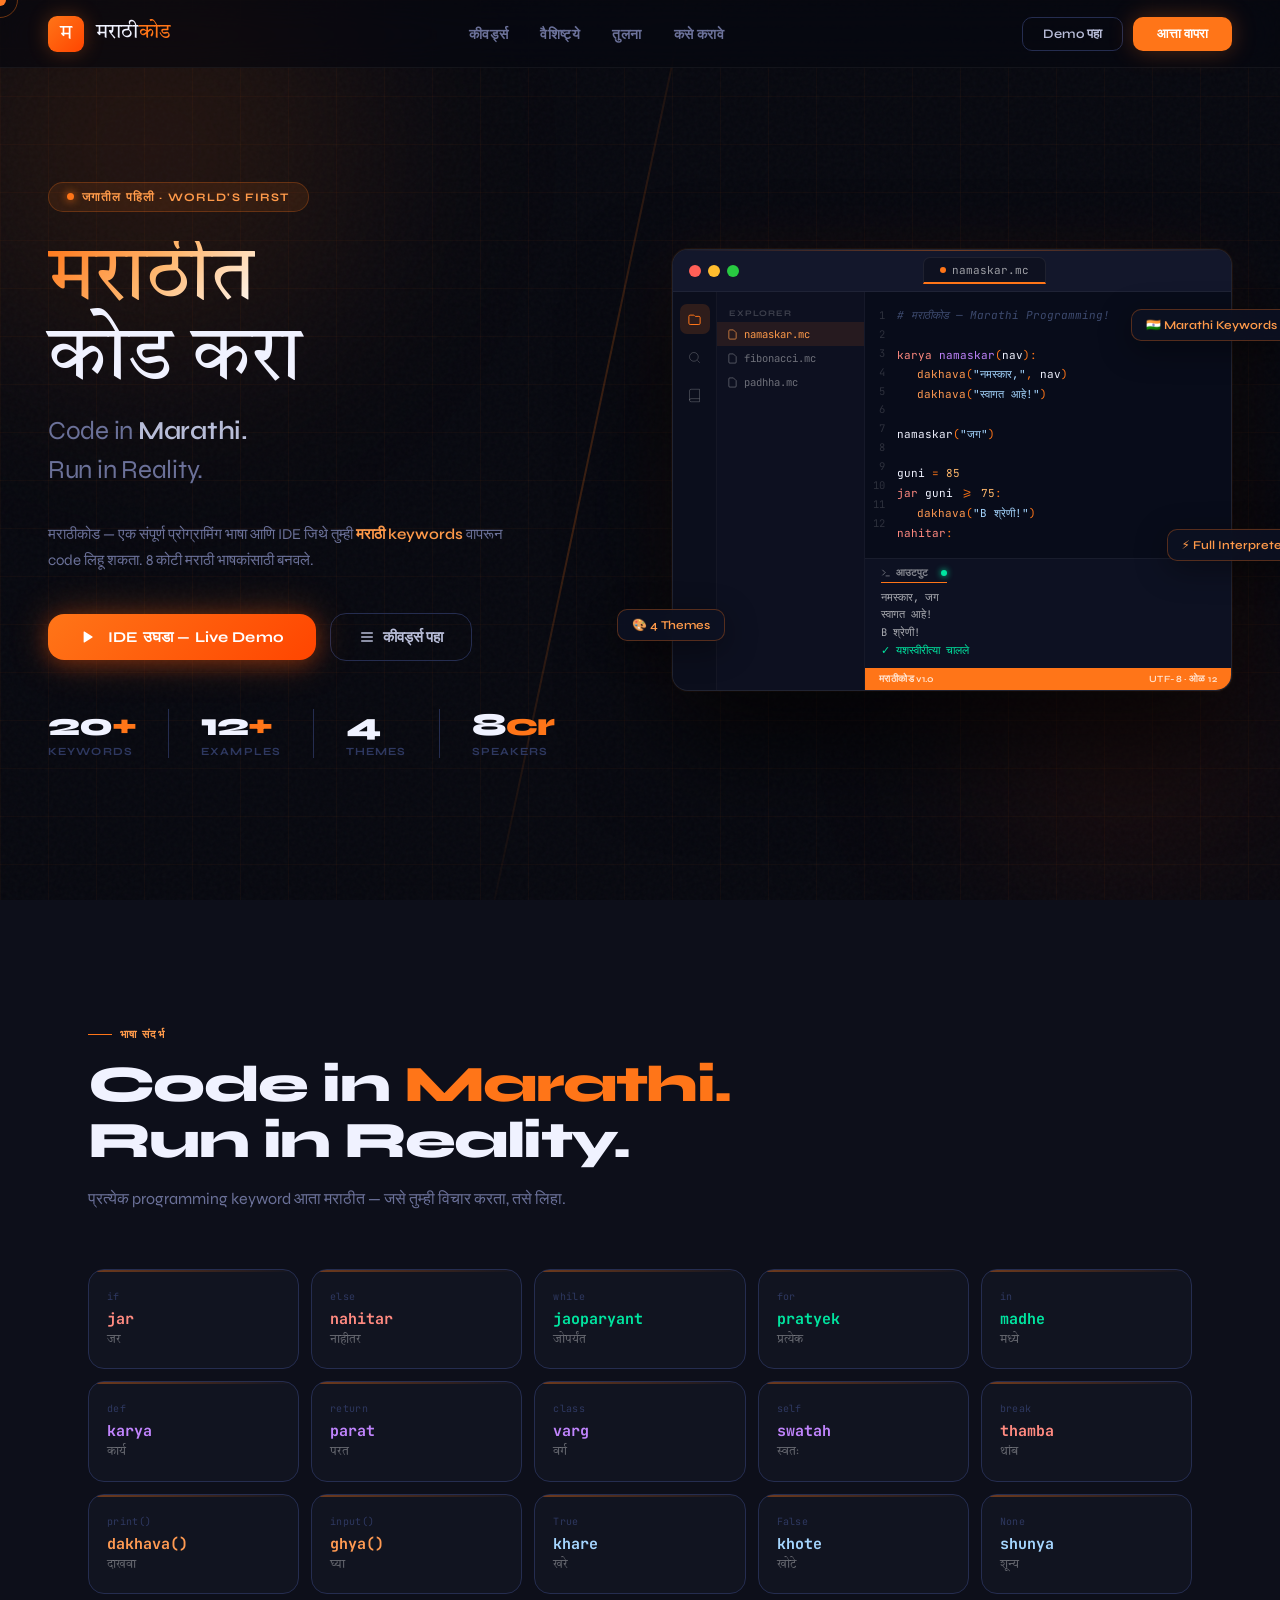
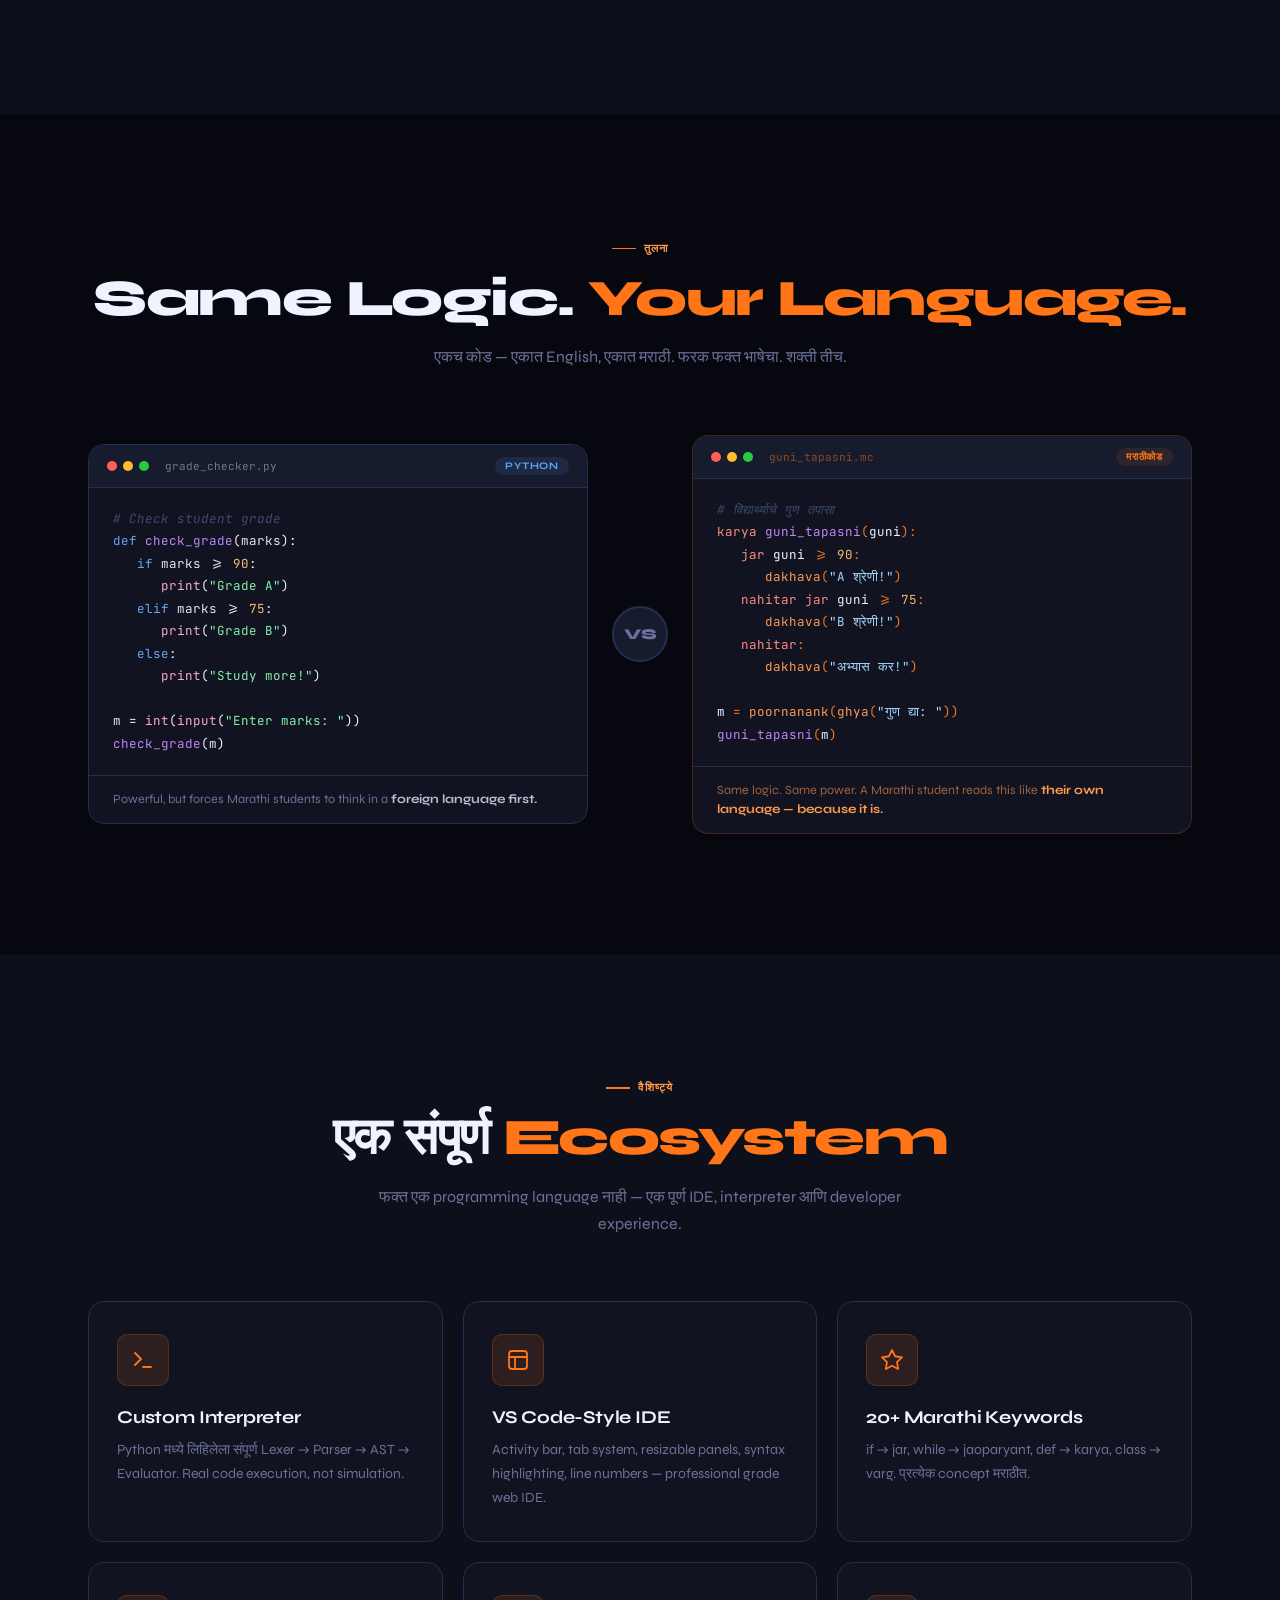
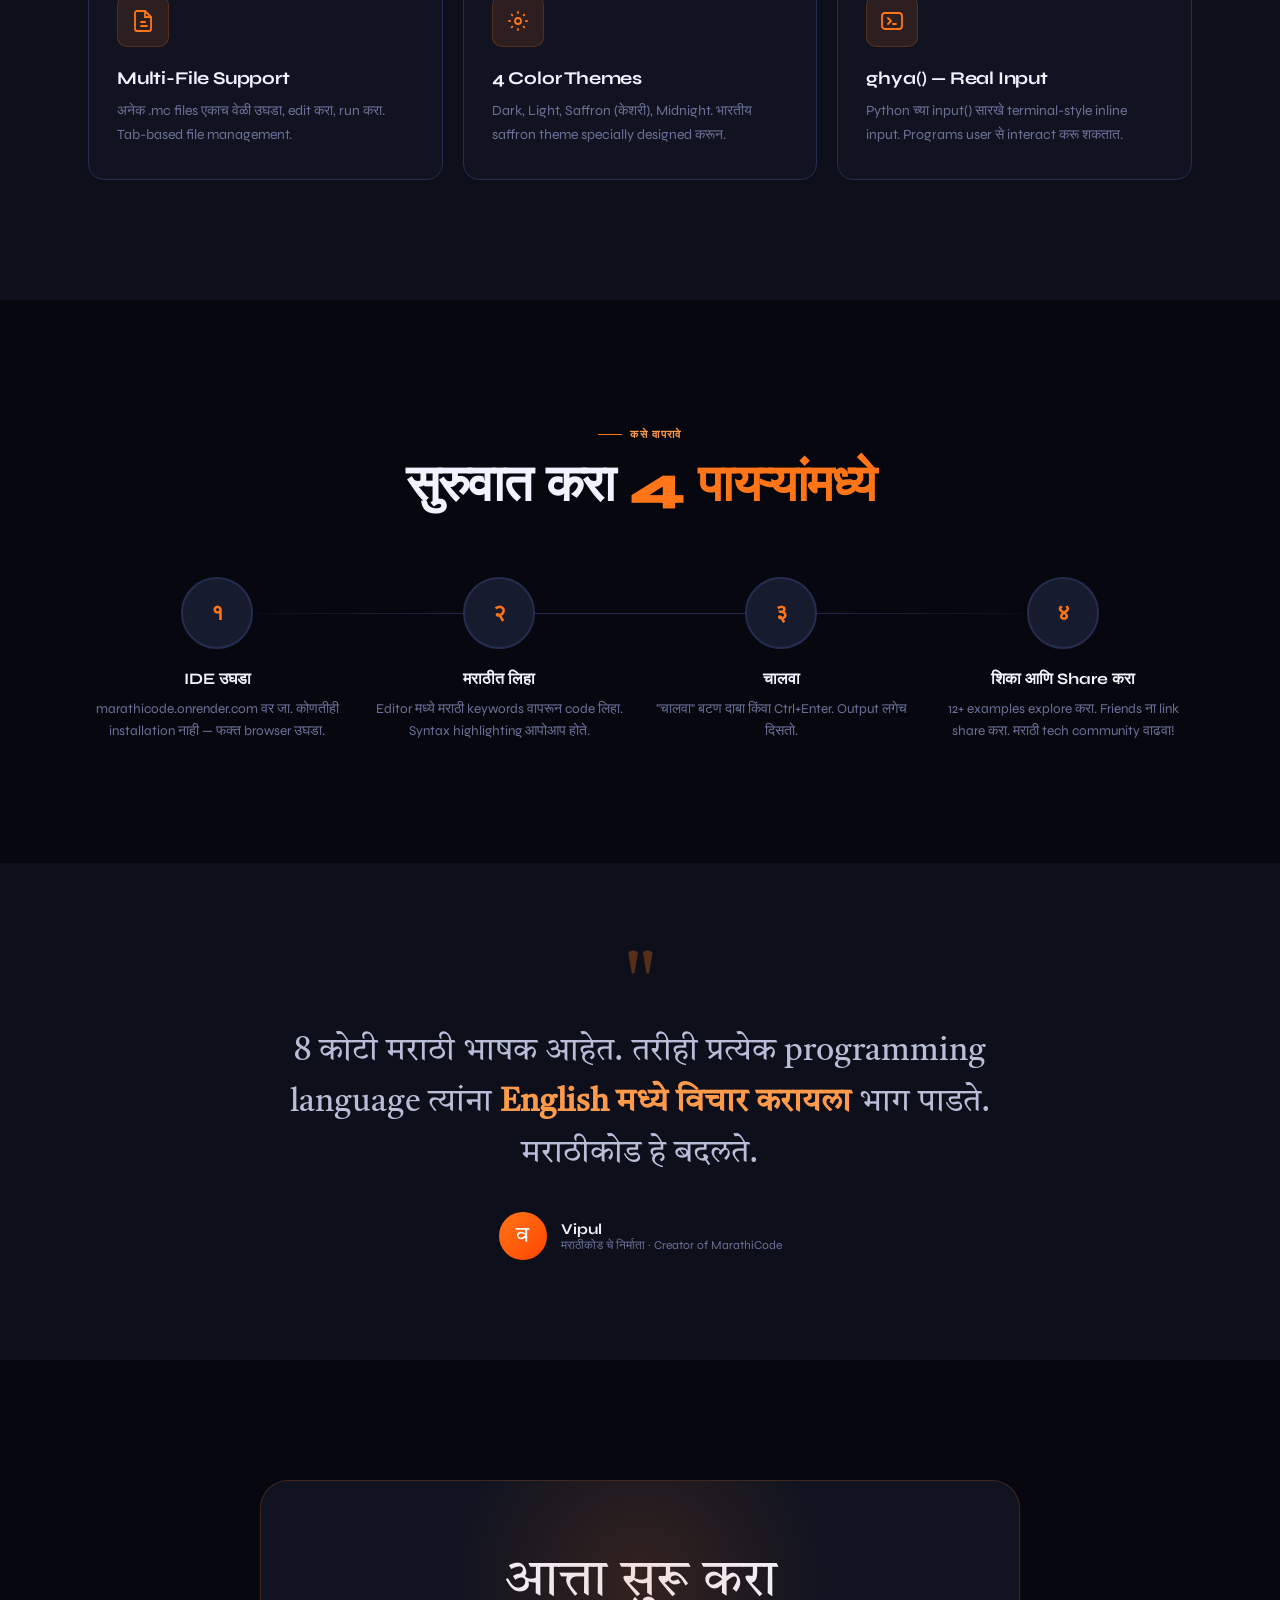
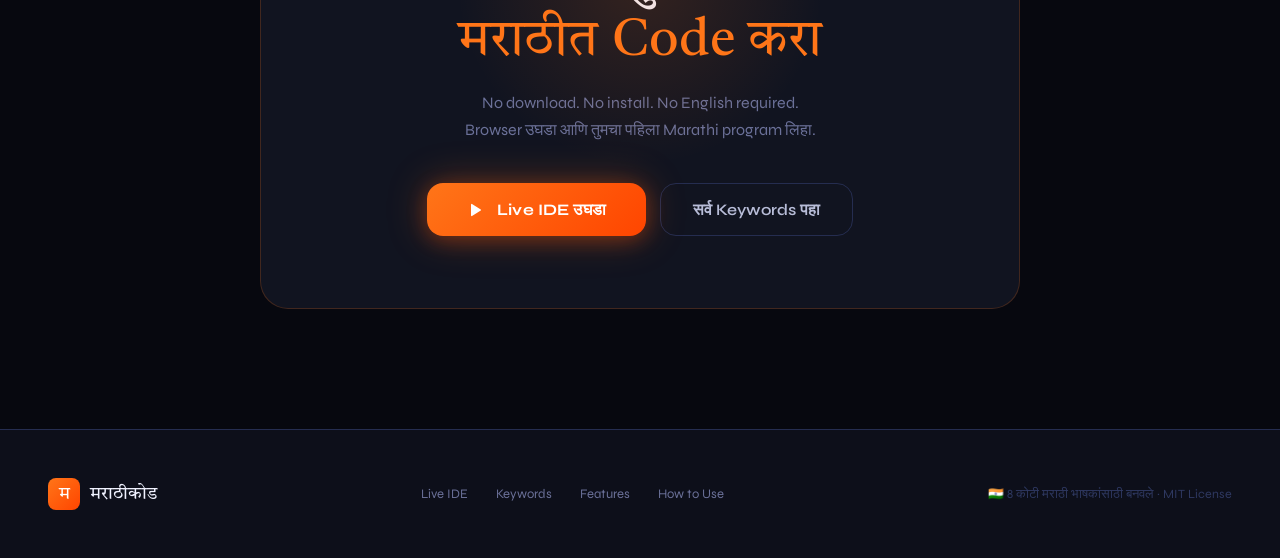
<file: ide/templates/ide/landing.html>
<!DOCTYPE html>
<html lang="mr">
<head>
<meta charset="UTF-8">
<meta name="viewport" content="width=device-width, initial-scale=1.0">
<meta name="description" content="मराठीकोड — जगातील पहिली मराठी प्रोग्रामिंग भाषा आणि IDE">
<meta name="keywords" content="MarathiCode, मराठीकोड, Marathi Programming Language, IDE, India">
<title>मराठीकोड — मराठीत कोड करा</title>
<link rel="icon" type="image/svg+xml" href="data:image/svg+xml,%3Csvg viewBox='0 0 32 32' fill='none' xmlns='http://www.w3.org/2000/svg'%3E%3Crect width='32' height='32' rx='7' fill='url(%23lg)'/%3E%3Ctext x='16' y='23' text-anchor='middle' font-family='Tiro Devanagari Marathi,serif' font-size='18' fill='white' font-weight='700'%3Eम%3C/text%3E%3Cdefs%3E%3ClinearGradient id='lg' x1='0' y1='0' x2='32' y2='32'%3E%3Cstop stop-color='%23FF7518'/%3E%3Cstop offset='1' stop-color='%23C94F00'/%3E%3C/linearGradient%3E%3C/defs%3E%3C/svg%3E">

<link rel="preconnect" href="https://fonts.googleapis.com">
<link href="https://fonts.googleapis.com/css2?family=JetBrains+Mono:ital,wght@0,400;0,500;0,700;1,400&family=Tiro+Devanagari+Marathi&family=Syne:wght@400;600;700;800&display=swap" rel="stylesheet">

<style>
/* ══════════════════════════════════════════════════════════
   MARATHICODE LANDING PAGE
   Aesthetic: Dark luxury · Saffron fire · Indian heritage
   ══════════════════════════════════════════════════════════ */

:root {
  --black:   #07080f;
  --ink:     #0d0f1a;
  --deep:    #111420;
  --surface: #161b2e;
  --raised:  #1c2240;
  --border:  #252d50;
  --muted:   #2e3860;

  --orange:  #ff7518;
  --orange2: #ff9a4a;
  --orange3: #ffb870;
  --fire:    #ff4500;
  --glow:    rgba(255,117,24,.3);
  --glow2:   rgba(255,117,24,.12);

  --white:   #f0f2ff;
  --white2:  #b8bdd8;
  --white3:  #6b7199;
  --white4:  #2e3860;

  --green:   #00e5a0;
  --blue:    #4db8ff;
  --purple:  #b88aff;

  --syn-kw:  #ff8a80;
  --syn-str: #a5d6ff;
  --syn-num: #ffb86c;
  --syn-cmt: #3d4a6e;
  --syn-fn:  #c084fc;
  --syn-bi:  #ff9a52;

  --font-display: 'Syne', system-ui, sans-serif;
  --font-dev:     'Tiro Devanagari Marathi', serif;
  --font-mono:    'JetBrains Mono', monospace;

  --r:  10px;
  --r2: 16px;
  --r3: 24px;
}

*, *::before, *::after { box-sizing: border-box; margin: 0; padding: 0; }
html { scroll-behavior: smooth; }

body {
  font-family: var(--font-display);
  background: var(--black);
  color: var(--white);
  overflow-x: hidden;
  cursor: default;
}

/* ── CUSTOM CURSOR ── */
.cursor {
  width: 12px; height: 12px;
  background: var(--orange);
  border-radius: 50%;
  position: fixed; z-index: 9999;
  pointer-events: none;
  transform: translate(-50%,-50%);
  transition: transform .1s, width .2s, height .2s, opacity .2s;
  mix-blend-mode: screen;
}
.cursor-ring {
  width: 36px; height: 36px;
  border: 1.5px solid rgba(255,117,24,.4);
  border-radius: 50%;
  position: fixed; z-index: 9998;
  pointer-events: none;
  transform: translate(-50%,-50%);
  transition: transform .15s ease, width .3s, height .3s, opacity .3s;
}

a, button { cursor: none; }

/* ── NOISE TEXTURE ── */
body::before {
  content: '';
  position: fixed; inset: 0; z-index: 0;
  background-image: url("data:image/svg+xml,%3Csvg viewBox='0 0 256 256' xmlns='http://www.w3.org/2000/svg'%3E%3Cfilter id='n'%3E%3CfeTurbulence type='fractalNoise' baseFrequency='.9' numOctaves='4' stitchTiles='stitch'/%3E%3C/filter%3E%3Crect width='100%25' height='100%25' filter='url(%23n)' opacity='.03'/%3E%3C/svg%3E");
  pointer-events: none;
}

/* ══ NAV ═════════════════════════════════════════════ */
nav {
  position: fixed; top: 0; left: 0; right: 0; z-index: 500;
  height: 68px;
  display: flex; align-items: center; justify-content: space-between;
  padding: 0 48px;
  background: rgba(7,8,15,.7);
  backdrop-filter: blur(20px) saturate(180%);
  border-bottom: 1px solid rgba(255,255,255,.05);
}

.nav-logo {
  display: flex; align-items: center; gap: 12px;
  text-decoration: none;
}
.nav-logo-mark {
  width: 36px; height: 36px;
  background: linear-gradient(135deg, var(--orange), var(--fire));
  border-radius: 9px;
  display: flex; align-items: center; justify-content: center;
  box-shadow: 0 0 20px var(--glow);
}
.nav-logo-mark span {
  font-family: var(--font-dev);
  font-size: 20px; color: white; line-height: 1;
}
.nav-logo-text {
  font-family: var(--font-dev);
  font-size: 20px; font-weight: 400;
  color: var(--white);
  letter-spacing: .01em;
}
.nav-logo-text em {
  font-style: normal; color: var(--orange);
}

.nav-links {
  display: flex; align-items: center; gap: 32px;
  list-style: none;
}
.nav-links a {
  font-size: 13.5px; font-weight: 600;
  color: var(--white3);
  text-decoration: none; letter-spacing: .03em;
  transition: color .2s;
}
.nav-links a:hover { color: var(--white); }

.nav-cta {
  display: flex; align-items: center; gap: 10px;
}
.btn-ghost {
  padding: 8px 20px;
  border: 1px solid var(--border);
  border-radius: var(--r);
  background: transparent;
  color: var(--white2); font-family: var(--font-display);
  font-size: 13px; font-weight: 600;
  text-decoration: none;
  transition: all .2s;
}
.btn-ghost:hover { border-color: var(--orange); color: var(--orange); }

.btn-primary {
  padding: 9px 24px;
  background: var(--orange);
  border: none; border-radius: var(--r);
  color: white; font-family: var(--font-display);
  font-size: 13px; font-weight: 700;
  text-decoration: none;
  box-shadow: 0 0 24px var(--glow);
  transition: all .2s;
}
.btn-primary:hover { filter: brightness(1.1); transform: translateY(-1px); box-shadow: 0 4px 30px var(--glow); }

/* ══ HERO ════════════════════════════════════════════ */
.hero {
  min-height: 100vh;
  display: flex; align-items: center; justify-content: center;
  position: relative;
  overflow: hidden;
  padding: 120px 48px 80px;
}

/* Animated background grid */
.hero-grid {
  position: absolute; inset: 0;
  background-image:
    linear-gradient(rgba(255,117,24,.04) 1px, transparent 1px),
    linear-gradient(90deg, rgba(255,117,24,.04) 1px, transparent 1px);
  background-size: 48px 48px;
  animation: gridShift 20s linear infinite;
}
@keyframes gridShift {
  0%   { background-position: 0 0; }
  100% { background-position: 48px 48px; }
}

/* Orbs */
.orb {
  position: absolute; border-radius: 50%;
  filter: blur(80px); pointer-events: none;
}
.orb-1 {
  width: 700px; height: 700px;
  top: -200px; left: -200px;
  background: radial-gradient(circle, rgba(255,117,24,.15) 0%, transparent 65%);
  animation: orbFloat1 12s ease-in-out infinite;
}
.orb-2 {
  width: 500px; height: 500px;
  bottom: -100px; right: -100px;
  background: radial-gradient(circle, rgba(255,69,0,.1) 0%, transparent 65%);
  animation: orbFloat2 15s ease-in-out infinite;
}
.orb-3 {
  width: 300px; height: 300px;
  top: 40%; right: 25%;
  background: radial-gradient(circle, rgba(77,184,255,.07) 0%, transparent 65%);
  animation: orbFloat3 10s ease-in-out infinite;
}
@keyframes orbFloat1 { 0%,100%{transform:translate(0,0)} 50%{transform:translate(40px,30px)} }
@keyframes orbFloat2 { 0%,100%{transform:translate(0,0)} 50%{transform:translate(-30px,-40px)} }
@keyframes orbFloat3 { 0%,100%{transform:translate(0,0)} 50%{transform:translate(20px,-20px)} }

/* Diagonal accent */
.hero-diag {
  position: absolute; width: 2px; height: 120vh;
  background: linear-gradient(180deg, transparent 0%, rgba(255,117,24,.2) 40%, rgba(255,117,24,.2) 60%, transparent 100%);
  top: -10vh; left: 55%;
  transform: rotate(12deg); transform-origin: top;
}

.hero-content {
  position: relative; z-index: 10;
  display: grid; grid-template-columns: 1fr 1fr;
  gap: 64px; align-items: center;
  max-width: 1280px; width: 100%;
}

.hero-left { display: flex; flex-direction: column; gap: 0; }

.hero-badge {
  display: inline-flex; align-items: center; gap: 8px;
  background: rgba(255,117,24,.1);
  border: 1px solid rgba(255,117,24,.25);
  border-radius: 100px;
  padding: 7px 18px; margin-bottom: 28px; width: fit-content;
  animation: fadeSlideUp .6s ease both;
}
.badge-pulse {
  width: 7px; height: 7px; border-radius: 50%;
  background: var(--orange);
  box-shadow: 0 0 8px var(--orange);
  animation: badgePulse 2s ease infinite;
}
@keyframes badgePulse { 0%,100%{opacity:1;transform:scale(1)} 50%{opacity:.5;transform:scale(.8)} }
.hero-badge span {
  font-size: 11.5px; font-weight: 700;
  letter-spacing: .1em; text-transform: uppercase; color: var(--orange2);
}

.hero-h1 {
  font-family: var(--font-dev);
  font-size: clamp(52px, 6vw, 80px);
  font-weight: 400; line-height: 1.05;
  color: var(--white); margin-bottom: 10px;
  animation: fadeSlideUp .6s .1s ease both;
}
.hero-h1 .fire-text {
  background: linear-gradient(135deg, var(--orange) 0%, var(--orange3) 50%, #fff 100%);
  -webkit-background-clip: text; -webkit-text-fill-color: transparent;
  background-clip: text;
}

.hero-h2 {
  font-family: var(--font-display);
  font-size: clamp(18px, 2.2vw, 26px);
  font-weight: 400; color: var(--white3);
  letter-spacing: -.01em; margin-bottom: 32px; line-height: 1.5;
  animation: fadeSlideUp .6s .2s ease both;
}
.hero-h2 strong { color: var(--white2); font-weight: 600; }

.hero-desc {
  font-size: 15px; color: var(--white3);
  line-height: 1.75; margin-bottom: 40px;
  max-width: 480px;
  animation: fadeSlideUp .6s .3s ease both;
}
.hero-desc strong { color: var(--orange2); font-weight: 600; }

.hero-actions {
  display: flex; align-items: center; gap: 14px; flex-wrap: wrap;
  animation: fadeSlideUp .6s .4s ease both;
}
.btn-hero {
  display: flex; align-items: center; gap: 10px;
  padding: 14px 32px;
  background: linear-gradient(135deg, var(--orange), var(--fire));
  border: none; border-radius: var(--r2);
  color: white; font-family: var(--font-display);
  font-size: 15px; font-weight: 700;
  text-decoration: none; letter-spacing: .01em;
  box-shadow: 0 0 40px var(--glow), 0 4px 20px rgba(255,69,0,.3);
  transition: all .25s;
  position: relative; overflow: hidden;
}
.btn-hero::before {
  content: ''; position: absolute; inset: 0;
  background: linear-gradient(135deg, rgba(255,255,255,.15), transparent);
  opacity: 0; transition: opacity .25s;
}
.btn-hero:hover { transform: translateY(-2px); box-shadow: 0 0 60px var(--glow), 0 8px 30px rgba(255,69,0,.4); }
.btn-hero:hover::before { opacity: 1; }
.btn-hero svg { width: 18px; height: 18px; }

.btn-outline-hero {
  display: flex; align-items: center; gap: 8px;
  padding: 14px 28px;
  background: transparent;
  border: 1.5px solid var(--border);
  border-radius: var(--r2);
  color: var(--white2); font-family: var(--font-display);
  font-size: 15px; font-weight: 600;
  text-decoration: none;
  transition: all .2s;
}
.btn-outline-hero:hover { border-color: var(--orange); color: var(--orange); background: var(--glow2); }
.btn-outline-hero svg { width: 16px; height: 16px; }

.hero-stats {
  display: flex; gap: 32px; margin-top: 48px;
  animation: fadeSlideUp .6s .5s ease both;
}
.hero-stat { display: flex; flex-direction: column; gap: 4px; }
.hero-stat-num {
  font-size: 32px; font-weight: 800; color: var(--white);
  letter-spacing: -.03em; line-height: 1;
}
.hero-stat-num span { color: var(--orange); }
.hero-stat-label {
  font-size: 11px; font-weight: 700; letter-spacing: .1em;
  text-transform: uppercase; color: var(--white4);
}
.hero-stat-divider { width: 1px; background: var(--border); align-self: stretch; }

/* Hero right — IDE mockup */
.hero-right {
  position: relative;
  animation: fadeSlideRight .8s .2s ease both;
}

@keyframes fadeSlideUp {
  from { opacity: 0; transform: translateY(24px); }
  to   { opacity: 1; transform: translateY(0); }
}
@keyframes fadeSlideRight {
  from { opacity: 0; transform: translateX(32px); }
  to   { opacity: 1; transform: translateX(0); }
}

/* IDE WINDOW */
.ide-window {
  background: #0e1120;
  border-radius: 16px;
  border: 1px solid rgba(255,255,255,.08);
  box-shadow:
    0 50px 100px rgba(0,0,0,.7),
    0 0 0 1px rgba(255,117,24,.08),
    0 0 80px rgba(255,117,24,.06);
  overflow: hidden;
  position: relative;
}
.ide-window::before {
  content: '';
  position: absolute; top: 0; left: 0; right: 0; height: 1px;
  background: linear-gradient(90deg, transparent, rgba(255,117,24,.4), transparent);
}

.ide-titlebar {
  height: 42px; background: #13172b;
  border-bottom: 1px solid rgba(255,255,255,.05);
  display: flex; align-items: center; padding: 0 16px; gap: 14px;
}
.win-dots { display: flex; gap: 7px; }
.wd { width: 12px; height: 12px; border-radius: 50%; }
.wd-r { background: #ff5f57; }
.wd-y { background: #ffbd2e; }
.wd-g { background: #28ca41; }
.ide-tab {
  flex: 1; display: flex; justify-content: center;
}
.ide-tab-item {
  display: flex; align-items: center; gap: 6px;
  padding: 5px 16px;
  background: #0e1120;
  border-radius: 7px 7px 0 0;
  border: 1px solid rgba(255,255,255,.07);
  border-bottom: 2px solid var(--orange);
  font-family: var(--font-mono);
  font-size: 11px; color: rgba(255,255,255,.6);
}
.tab-dot { width: 6px; height: 6px; background: var(--orange); border-radius: 50%; }

.ide-body { display: flex; min-height: 320px; }

.ide-sidebar {
  width: 44px; background: #0b0e1c;
  border-right: 1px solid rgba(255,255,255,.04);
  display: flex; flex-direction: column; align-items: center; padding: 12px 0; gap: 8px;
}
.ide-act { width: 30px; height: 30px; border-radius: 7px; display: flex; align-items: center; justify-content: center; }
.ide-act.on { background: rgba(255,117,24,.15); }
.ide-act svg { width: 15px; height: 15px; }
.act-on { color: var(--orange); }
.act-off { color: rgba(255,255,255,.2); }

.ide-files {
  width: 148px; background: #0d1020;
  border-right: 1px solid rgba(255,255,255,.04);
  padding: 10px 0;
}
.file-sec-label {
  font-size: 8.5px; font-weight: 700; letter-spacing: .1em;
  text-transform: uppercase; color: rgba(255,255,255,.2);
  padding: 6px 12px 4px; display: block;
}
.file-entry {
  display: flex; align-items: center; gap: 6px;
  padding: 5px 10px;
  font-family: var(--font-mono); font-size: 10.5px;
  color: rgba(255,255,255,.4);
}
.file-entry.active { background: rgba(255,117,24,.1); color: var(--orange2); }
.file-entry svg { width: 11px; height: 11px; flex-shrink: 0; }

.ide-editor {
  flex: 1; background: #080c1a; display: flex; flex-direction: column;
}
.code-area { display: flex; flex: 1; padding: 14px 0; }
.line-nums {
  padding: 0 12px 0 8px; text-align: right;
  font-family: var(--font-mono); font-size: 10.5px; line-height: 1.8;
  color: rgba(255,255,255,.15); user-select: none; flex-shrink: 0;
}
.code-content {
  flex: 1; padding-right: 16px;
  font-family: var(--font-mono); font-size: 11px; line-height: 1.8;
}
.cl { display: block; white-space: pre; }
.kw  { color: var(--syn-kw); }
.fn  { color: var(--syn-fn); }
.str { color: var(--syn-str); }
.num { color: var(--syn-num); }
.cmt { color: var(--syn-cmt); font-style: italic; }
.bi  { color: var(--syn-bi); }
.op  { color: var(--orange); }
.id  { color: var(--white); }
.in  { display: inline-block; width: 20px; }

.ide-output {
  background: #0d1122;
  border-top: 1px solid rgba(255,255,255,.05);
  padding: 8px 16px;
}
.out-bar {
  display: flex; align-items: center; gap: 8px; margin-bottom: 6px;
}
.out-tab-lbl {
  font-size: 10px; font-weight: 600; color: rgba(255,255,255,.5);
  display: flex; align-items: center; gap: 5px;
  border-bottom: 1.5px solid var(--orange);
  padding-bottom: 3px;
}
.out-dot { width: 6px; height: 6px; border-radius: 50%; background: var(--green); box-shadow: 0 0 6px var(--green); }
.out-line { font-family: var(--font-mono); font-size: 10.5px; color: rgba(255,255,255,.65); line-height: 1.7; }
.out-line.ok { color: var(--green); }

.ide-statusbar {
  height: 22px; background: var(--orange);
  display: flex; align-items: center; padding: 0 14px; gap: 16px;
}
.sb-t { font-size: 9.5px; font-weight: 600; color: rgba(255,255,255,.8); letter-spacing: .04em; }

/* Float tags on IDE */
.float-tag {
  position: absolute;
  background: rgba(13,17,34,.9);
  border: 1px solid rgba(255,117,24,.3);
  border-radius: var(--r);
  padding: 8px 14px;
  font-size: 12px; font-weight: 600; color: var(--orange2);
  backdrop-filter: blur(10px);
  white-space: nowrap;
  box-shadow: 0 8px 32px rgba(0,0,0,.4);
}
.ft1 { top: 60px; right: -60px; animation: floatTag 4s ease-in-out infinite; }
.ft2 { bottom: 130px; right: -70px; animation: floatTag 4s 1.3s ease-in-out infinite; }
.ft3 { bottom: 50px; left: -55px; animation: floatTag 4s 2.6s ease-in-out infinite; }
@keyframes floatTag { 0%,100%{transform:translateY(0)} 50%{transform:translateY(-6px)} }

/* ══ SECTION COMMON ══════════════════════════════════ */
section { position: relative; overflow: hidden; }
.section-inner {
  max-width: 1280px; margin: 0 auto; padding: 0 48px;
}
.section-label {
  display: inline-flex; align-items: center; gap: 8px;
  font-size: 11px; font-weight: 700; letter-spacing: .12em;
  text-transform: uppercase; color: var(--orange2);
  margin-bottom: 16px;
}
.section-label::before {
  content: ''; width: 24px; height: 1.5px; background: var(--orange);
}
.section-title {
  font-family: var(--font-display);
  font-size: clamp(32px, 4vw, 52px);
  font-weight: 800; color: var(--white);
  letter-spacing: -.03em; line-height: 1.1;
  margin-bottom: 16px;
}
.section-title .accent { color: var(--orange); }
.section-sub {
  font-size: 16px; color: var(--white3); line-height: 1.7;
  max-width: 560px; margin-bottom: 56px;
}

/* ══ KEYWORDS SECTION ════════════════════════════════ */
.keywords-section {
  padding: 120px 0;
  background: var(--ink);
}
.kw-grid {
  display: grid;
  grid-template-columns: repeat(5, 1fr);
  gap: 12px;
}
.kw-card {
  background: var(--deep);
  border: 1px solid var(--border);
  border-radius: var(--r2);
  padding: 20px 18px;
  position: relative; overflow: hidden;
  transition: all .25s;
  cursor: default;
}
.kw-card::before {
  content: ''; position: absolute; top: 0; left: 0; right: 0; height: 2px;
  background: linear-gradient(90deg, var(--orange), transparent);
  opacity: .4; transition: opacity .25s;
}
.kw-card:hover {
  border-color: rgba(255,117,24,.4);
  transform: translateY(-4px);
  box-shadow: 0 16px 48px rgba(0,0,0,.4), 0 0 0 1px rgba(255,117,24,.1);
}
.kw-card:hover::before { opacity: 1; }
.kw-en {
  font-family: var(--font-mono); font-size: 10px;
  color: var(--white4); margin-bottom: 6px; letter-spacing: .03em;
}
.kw-mr {
  font-family: var(--font-mono); font-size: 15px; font-weight: 700;
  color: var(--syn-kw); margin-bottom: 4px;
}
.kw-mr.io  { color: var(--syn-bi); }
.kw-mr.fn  { color: var(--syn-fn); }
.kw-mr.bool { color: var(--syn-str); }
.kw-mr.loop { color: var(--green); }
.kw-dev {
  font-family: var(--font-dev); font-size: 12px;
  color: rgba(255,255,255,.35); line-height: 1.3;
}

/* ══ CODE COMPARISON ═════════════════════════════════ */
.compare-section {
  padding: 120px 0;
  background: var(--black);
}
.compare-grid {
  display: grid; grid-template-columns: 1fr auto 1fr; gap: 24px; align-items: center;
}
.code-panel {
  background: var(--deep);
  border: 1px solid var(--border);
  border-radius: var(--r2); overflow: hidden;
  transition: transform .3s, box-shadow .3s;
}
.code-panel:hover { transform: translateY(-4px); box-shadow: 0 24px 60px rgba(0,0,0,.5); }
.code-panel.mc { border-color: rgba(255,117,24,.2); }
.code-panel.mc:hover { box-shadow: 0 24px 60px rgba(0,0,0,.5), 0 0 0 1px rgba(255,117,24,.1); }

.panel-header {
  display: flex; align-items: center; gap: 10px;
  padding: 12px 18px;
  background: var(--surface); border-bottom: 1px solid var(--border);
}
.panel-dots { display: flex; gap: 6px; }
.pd { width: 10px; height: 10px; border-radius: 50%; }
.pd-r { background: #ff5f57; } .pd-y { background: #ffbd2e; } .pd-g { background: #28ca41; }
.panel-fname {
  font-family: var(--font-mono); font-size: 11px;
  color: rgba(255,255,255,.4); margin-left: 6px;
}
.panel-lang {
  margin-left: auto;
  font-size: 10px; font-weight: 700; letter-spacing: .08em; text-transform: uppercase;
  padding: 3px 10px; border-radius: 20px;
}
.lang-py { background: rgba(96,165,250,.1); color: #60a5fa; }
.lang-mc { background: rgba(255,117,24,.1); color: var(--orange); }

.panel-code {
  padding: 20px 24px;
  font-family: var(--font-mono); font-size: 12.5px; line-height: 1.8;
}
.panel-code .pcl { display: block; }
.py-kw  { color: #60a5fa; }
.py-fn  { color: #c084fc; }
.py-str { color: #86efac; }
.py-bi  { color: #f9a8d4; }
.py-num { color: #fdba74; }
.py-cmt { color: #3d4a6e; font-style: italic; }
.py-id  { color: #e2e8f0; }
.py-in  { display: inline-block; width: 24px; }

.panel-caption {
  padding: 14px 24px;
  border-top: 1px solid var(--border);
  font-size: 12.5px; color: var(--white3); line-height: 1.5;
}
.panel-caption.mc-cap { color: rgba(255,150,80,.6); }
.panel-caption strong { color: var(--white2); }
.panel-caption.mc-cap strong { color: var(--orange2); }

.vs-circle {
  width: 56px; height: 56px;
  background: var(--surface); border: 2px solid var(--border);
  border-radius: 50%;
  display: flex; align-items: center; justify-content: center;
  font-size: 15px; font-weight: 800; color: var(--white3);
  flex-shrink: 0;
}

/* ══ FEATURES SECTION ════════════════════════════════ */
.features-section {
  padding: 120px 0;
  background: var(--ink);
}
.features-grid {
  display: grid; grid-template-columns: repeat(3, 1fr); gap: 20px;
}
.feat-card {
  background: var(--deep);
  border: 1px solid var(--border);
  border-radius: var(--r2);
  padding: 32px 28px;
  transition: all .25s; position: relative; overflow: hidden;
}
.feat-card::after {
  content: ''; position: absolute; bottom: 0; left: 0; right: 0; height: 3px;
  background: linear-gradient(90deg, var(--orange), transparent);
  opacity: 0; transition: opacity .25s;
}
.feat-card:hover { border-color: rgba(255,117,24,.3); transform: translateY(-6px); box-shadow: 0 24px 60px rgba(0,0,0,.4); }
.feat-card:hover::after { opacity: 1; }

.feat-icon {
  width: 52px; height: 52px;
  background: var(--glow2); border-radius: var(--r);
  border: 1px solid rgba(255,117,24,.2);
  display: flex; align-items: center; justify-content: center;
  margin-bottom: 20px;
}
.feat-icon svg { width: 24px; height: 24px; color: var(--orange); }

.feat-title {
  font-size: 18px; font-weight: 700; color: var(--white);
  margin-bottom: 10px; letter-spacing: -.01em;
}
.feat-desc { font-size: 14px; color: var(--white3); line-height: 1.7; }

/* ══ HOW IT WORKS ════════════════════════════════════ */
.how-section {
  padding: 120px 0;
  background: var(--black);
}
.steps-grid {
  display: grid; grid-template-columns: repeat(4, 1fr); gap: 24px;
  position: relative;
}
.steps-grid::before {
  content: ''; position: absolute;
  top: 36px; left: 12%; right: 12%; height: 1px;
  background: linear-gradient(90deg, transparent, var(--border), var(--border), transparent);
}
.step-card { text-align: center; position: relative; }
.step-num {
  width: 72px; height: 72px; border-radius: 50%;
  background: var(--surface); border: 2px solid var(--border);
  display: flex; align-items: center; justify-content: center;
  margin: 0 auto 20px; position: relative; z-index: 2;
  font-size: 22px; font-weight: 800; color: var(--orange);
  transition: all .3s;
}
.step-card:hover .step-num {
  background: var(--glow2); border-color: var(--orange);
  box-shadow: 0 0 24px var(--glow);
}
.step-title { font-size: 16px; font-weight: 700; color: var(--white); margin-bottom: 10px; }
.step-desc { font-size: 13.5px; color: var(--white3); line-height: 1.65; }

/* ══ TESTIMONIAL / QUOTE SECTION ══════════════════════ */
.quote-section {
  padding: 100px 0;
  background: var(--ink);
}
.quote-inner {
  max-width: 860px; margin: 0 auto; text-align: center; padding: 0 48px;
}
.quote-mark {
  font-family: var(--font-dev);
  font-size: 80px; line-height: .6;
  color: var(--orange); opacity: .3;
  display: block; margin-bottom: 16px;
}
.quote-text {
  font-family: var(--font-dev);
  font-size: clamp(22px, 3vw, 32px);
  line-height: 1.6; color: var(--white2);
  margin-bottom: 32px;
}
.quote-text strong { color: var(--orange2); }
.quote-author {
  display: flex; align-items: center; gap: 14px; justify-content: center;
}
.quote-avatar {
  width: 48px; height: 48px;
  background: linear-gradient(135deg, var(--orange), var(--fire));
  border-radius: 50%;
  display: flex; align-items: center; justify-content: center;
  font-family: var(--font-dev); font-size: 22px; color: white;
}
.quote-info { text-align: left; }
.quote-name { font-size: 15px; font-weight: 700; color: var(--white); }
.quote-role { font-size: 12px; color: var(--white3); }

/* ══ CTA SECTION ═════════════════════════════════════ */
.cta-section {
  padding: 120px 0;
  background: var(--black);
  text-align: center;
}
.cta-card {
  max-width: 760px; margin: 0 auto;
  background: var(--deep);
  border: 1px solid rgba(255,117,24,.2);
  border-radius: 28px;
  padding: 72px 48px;
  position: relative; overflow: hidden;
}
.cta-card::before {
  content: '';
  position: absolute; top: -100px; left: 50%;
  transform: translateX(-50%);
  width: 400px; height: 400px;
  background: radial-gradient(circle, rgba(255,117,24,.15) 0%, transparent 65%);
  border-radius: 50%; pointer-events: none;
}
.cta-title {
  font-family: var(--font-dev);
  font-size: clamp(32px, 5vw, 52px);
  font-weight: 400; color: var(--white); margin-bottom: 16px; line-height: 1.15;
}
.cta-title .fire { color: var(--orange); }
.cta-sub {
  font-size: 16px; color: var(--white3); margin-bottom: 40px; line-height: 1.7;
}
.cta-btns { display: flex; gap: 14px; justify-content: center; flex-wrap: wrap; }

/* ══ FOOTER ══════════════════════════════════════════ */
footer {
  background: var(--ink);
  border-top: 1px solid var(--border);
  padding: 48px;
}
.footer-inner {
  max-width: 1280px; margin: 0 auto;
  display: flex; align-items: center; justify-content: space-between; flex-wrap: wrap; gap: 24px;
}
.footer-logo {
  display: flex; align-items: center; gap: 10px; text-decoration: none;
}
.footer-logo-m {
  width: 32px; height: 32px;
  background: linear-gradient(135deg, var(--orange), var(--fire));
  border-radius: 8px;
  display: flex; align-items: center; justify-content: center;
  font-family: var(--font-dev); font-size: 18px; color: white;
}
.footer-logo-text { font-family: var(--font-dev); font-size: 18px; color: var(--white); }
.footer-links { display: flex; gap: 28px; }
.footer-links a { font-size: 13px; color: var(--white3); text-decoration: none; transition: color .2s; }
.footer-links a:hover { color: var(--orange); }
.footer-copy { font-size: 12.5px; color: var(--white4); }

/* ══ SCROLL REVEAL ═══════════════════════════════════ */
.reveal {
  opacity: 0; transform: translateY(32px);
  transition: opacity .7s ease, transform .7s ease;
}
.reveal.visible { opacity: 1; transform: translateY(0); }
.reveal-delay-1 { transition-delay: .1s; }
.reveal-delay-2 { transition-delay: .2s; }
.reveal-delay-3 { transition-delay: .3s; }
.reveal-delay-4 { transition-delay: .4s; }

/* ══ RESPONSIVE ══════════════════════════════════════ */
@media (max-width: 1024px) {
  .hero-content { grid-template-columns: 1fr; }
  .hero-right { display: none; }
  .kw-grid { grid-template-columns: repeat(3, 1fr); }
  .compare-grid { grid-template-columns: 1fr; }
  .vs-circle { display: none; }
  .features-grid { grid-template-columns: repeat(2, 1fr); }
  .steps-grid { grid-template-columns: repeat(2, 1fr); }
  .steps-grid::before { display: none; }
}
@media (max-width: 768px) {
  nav { padding: 0 20px; }
  .nav-links { display: none; }
  .hero { padding: 100px 20px 60px; }
  .section-inner { padding: 0 20px; }
  .kw-grid { grid-template-columns: repeat(2, 1fr); }
  .features-grid { grid-template-columns: 1fr; }
  footer { padding: 32px 20px; }
  .footer-inner { flex-direction: column; text-align: center; }
  .cursor, .cursor-ring { display: none; }
}

/* ══ SCROLLBAR ═══════════════════════════════════════ */
::-webkit-scrollbar { width: 6px; }
::-webkit-scrollbar-track { background: var(--black); }
::-webkit-scrollbar-thumb { background: var(--muted); border-radius: 3px; }
::-webkit-scrollbar-thumb:hover { background: var(--orange); }
/* ═══════════════════════════════════════════════════════
   🔥 ADVANCED RESPONSIVE FIXES (ADD THIS AT END)
   ═══════════════════════════════════════════════════════ */

/* Container max width for very large screens */
.section-inner {
  max-width: 1200px;
  width: 100%;
}

/* Prevent overflow everywhere */
img, video, iframe {
  max-width: 100%;
  height: auto;
}

.ide-window {
  width: 100%;
  max-width: 100%;
}

/* Better button wrapping */
.hero-actions,
.cta-btns {
  flex-wrap: wrap;
}

/* Fix hero stats on mobile */
@media (max-width: 600px) {
  .hero-stats {
    flex-wrap: wrap;
    gap: 20px;
  }

  .hero-stat-divider {
    display: none;
  }
}

/* Navbar responsive */
@media (max-width: 900px) {
  nav {
    padding: 0 16px;
  }

  .nav-cta {
    gap: 6px;
  }

  .btn-primary,
  .btn-ghost {
    padding: 7px 14px;
    font-size: 12px;
  }
}

/* Hero improvements */
@media (max-width: 768px) {
  .hero-h1 {
    font-size: clamp(34px, 8vw, 48px);
  }

  .hero-h2 {
    font-size: 16px;
  }

  .hero-desc {
    font-size: 14px;
  }
}

/* Extra small devices (iPhone SE, etc.) */
@media (max-width: 480px) {
  .hero {
    padding: 90px 16px 50px;
  }

  .section-inner {
    padding: 0 16px;
  }

  .hero-h1 {
    font-size: 30px;
    line-height: 1.2;
  }

  .hero-actions a {
    width: 100%;
    justify-content: center;
  }

  .btn-hero,
  .btn-outline-hero {
    width: 100%;
  }

  .kw-grid {
    grid-template-columns: 1fr;
  }

  .features-grid {
    grid-template-columns: 1fr;
  }

  .steps-grid {
    grid-template-columns: 1fr;
  }

  .cta-card {
    padding: 40px 20px;
  }
}

/* Tablet fixes */
@media (min-width: 769px) and (max-width: 1024px) {
  .hero-content {
    gap: 40px;
  }

  .kw-grid {
    grid-template-columns: repeat(2, 1fr);
  }

  .features-grid {
    grid-template-columns: repeat(2, 1fr);
  }
}

/* Large screens (better spacing) */
@media (min-width: 1440px) {
  .hero {
    padding: 140px 80px;
  }

  .section-inner {
    max-width: 1320px;
  }
}

/* Fix IDE overflow on small screens */
@media (max-width: 768px) {
  .ide-body {
    flex-direction: column;
  }

  .ide-sidebar,
  .ide-files {
    display: none;
  }

  .code-area {
    overflow-x: auto;
  }
}

/* Prevent text overflow */
p, h1, h2, h3, h4, h5 {
  word-wrap: break-word;
}

/* Smooth scaling for everything */
body {
  -webkit-text-size-adjust: 100%;
}
</style>

</head>
<!-- Google tag (gtag.js) -->
<script async src="https://www.googletagmanager.com/gtag/js?id=G-VCTC5RSCPM"></script>
<script>
  window.dataLayer = window.dataLayer || [];
  function gtag(){dataLayer.push(arguments);}
  gtag('js', new Date());

  gtag('config', 'G-VCTC5RSCPM');
</script>
<body>

<!-- Custom cursor -->
<div class="cursor" id="cursor"></div>
<div class="cursor-ring" id="cursorRing"></div>

<!-- ══ NAV ══ -->
<nav>
  <a href="#" class="nav-logo">
    <div class="nav-logo-mark"><span>म</span></div>
    <span class="nav-logo-text">मराठी<em>कोड</em></span>
  </a>
  <ul class="nav-links">
    <li><a href="#keywords">कीवर्ड्स</a></li>
    <li><a href="#features">वैशिष्ट्ये</a></li>
    <li><a href="#compare">तुलना</a></li>
    <li><a href="#how">कसे करावे</a></li>
  </ul>
  <div class="nav-cta">
    <a href="/ide" class="btn-ghost" >Demo पहा</a>
    <a href="/ide" class="btn-primary" >आत्ता वापरा</a>
  </div>
</nav>

<!-- ══ HERO ══ -->
<section class="hero" id="home">
  <div class="hero-grid"></div>
  <div class="orb orb-1"></div>
  <div class="orb orb-2"></div>
  <div class="orb orb-3"></div>
  <div class="hero-diag"></div>

  <div class="hero-content">
    <div class="hero-left">
      <div class="hero-badge">
        <div class="badge-pulse"></div>
        <span>जगातील पहिली · World's First</span>
      </div>

      <h1 class="hero-h1">
        <span class="fire-text">मराठीत</span><br>
        कोड करा
      </h1>
      <h2 class="hero-h2">
        Code in <strong>Marathi.</strong><br>Run in Reality.
      </h2>
      <p class="hero-desc">
        मराठीकोड — एक संपूर्ण प्रोग्रामिंग भाषा आणि IDE जिथे तुम्ही
        <strong>मराठी keywords</strong> वापरून code लिहू शकता.
        8 कोटी मराठी भाषकांसाठी बनवले.
      </p>

      <div class="hero-actions">
        <a href="/ide"  class="btn-hero">
          <svg viewBox="0 0 24 24" fill="currentColor"><path d="M6 4.75a.75.75 0 0 0-1.166.624v13.252a.75.75 0 0 0 1.166.624l10.5-6.626a.75.75 0 0 0 0-1.248L6 4.75Z"/></svg>
          IDE उघडा — Live Demo
        </a>
        <a href="#keywords" class="btn-outline-hero">
          <svg viewBox="0 0 24 24" fill="none"><path d="M4 6h16M4 12h16M4 18h16" stroke="currentColor" stroke-width="2" stroke-linecap="round"/></svg>
          कीवर्ड्स पहा
        </a>
      </div>

      <div class="hero-stats">
        <div class="hero-stat">
          <div class="hero-stat-num">20<span>+</span></div>
          <div class="hero-stat-label">Keywords</div>
        </div>
        <div class="hero-stat-divider"></div>
        <div class="hero-stat">
          <div class="hero-stat-num">12<span>+</span></div>
          <div class="hero-stat-label">Examples</div>
        </div>
        <div class="hero-stat-divider"></div>
        <div class="hero-stat">
          <div class="hero-stat-num">4</div>
          <div class="hero-stat-label">Themes</div>
        </div>
        <div class="hero-stat-divider"></div>
        <div class="hero-stat">
          <div class="hero-stat-num">8<span>cr</span></div>
          <div class="hero-stat-label">Speakers</div>
        </div>
      </div>
    </div>

    <!-- IDE Mockup -->
    <div class="hero-right">
      <div class="ide-window">
        <div class="ide-titlebar">
          <div class="win-dots">
            <div class="wd wd-r"></div><div class="wd wd-y"></div><div class="wd wd-g"></div>
          </div>
          <div class="ide-tab">
            <div class="ide-tab-item"><div class="tab-dot"></div>namaskar.mc</div>
          </div>
        </div>
        <div class="ide-body">
          <div class="ide-sidebar">
            <div class="ide-act on">
              <svg viewBox="0 0 24 24" fill="none" class="act-on"><path d="M3 7a2 2 0 0 1 2-2h5.586a1 1 0 0 1 .707.293l1.414 1.414A1 1 0 0 0 13.414 7H19a2 2 0 0 1 2 2v9a2 2 0 0 1-2 2H5a2 2 0 0 1-2-2V7Z" stroke="currentColor" stroke-width="1.6"/></svg>
            </div>
            <div class="ide-act">
              <svg viewBox="0 0 24 24" fill="none" class="act-off"><circle cx="11" cy="11" r="7" stroke="currentColor" stroke-width="1.6"/><path d="m20 20-3-3" stroke="currentColor" stroke-width="1.6" stroke-linecap="round"/></svg>
            </div>
            <div class="ide-act">
              <svg viewBox="0 0 24 24" fill="none" class="act-off"><path d="M4 19.5A2.5 2.5 0 0 1 6.5 17H20M6.5 2H20v20H6.5A2.5 2.5 0 0 1 4 19.5v-15A2.5 2.5 0 0 1 6.5 2z" stroke="currentColor" stroke-width="1.6"/></svg>
            </div>
          </div>
          <div class="ide-files">
            <span class="file-sec-label">Explorer</span>
            <div class="file-entry active">
              <svg viewBox="0 0 24 24" fill="none"><path d="M14 2H6a2 2 0 0 0-2 2v16a2 2 0 0 0 2 2h12a2 2 0 0 0 2-2V8l-6-6Z" stroke="currentColor" stroke-width="1.5"/></svg>
              namaskar.mc
            </div>
            <div class="file-entry">
              <svg viewBox="0 0 24 24" fill="none"><path d="M14 2H6a2 2 0 0 0-2 2v16a2 2 0 0 0 2 2h12a2 2 0 0 0 2-2V8l-6-6Z" stroke="currentColor" stroke-width="1.5"/></svg>
              fibonacci.mc
            </div>
            <div class="file-entry">
              <svg viewBox="0 0 24 24" fill="none"><path d="M14 2H6a2 2 0 0 0-2 2v16a2 2 0 0 0 2 2h12a2 2 0 0 0 2-2V8l-6-6Z" stroke="currentColor" stroke-width="1.5"/></svg>
              padhha.mc
            </div>
          </div>
          <div class="ide-editor">
            <div class="code-area">
              <div class="line-nums">1<br>2<br>3<br>4<br>5<br>6<br>7<br>8<br>9<br>10<br>11<br>12</div>
              <div class="code-content">
                <span class="cl"><span class="cmt"># मराठीकोड — Marathi Programming!</span></span>
                <span class="cl">&nbsp;</span>
                <span class="cl"><span class="kw">karya</span> <span class="fn">namaskar</span><span class="op">(</span><span class="id">nav</span><span class="op">):</span></span>
                <span class="cl"><span class="in"></span><span class="bi">dakhava</span><span class="op">(</span><span class="str">"नमस्कार,"</span><span class="op">,</span> <span class="id">nav</span><span class="op">)</span></span>
                <span class="cl"><span class="in"></span><span class="bi">dakhava</span><span class="op">(</span><span class="str">"स्वागत आहे!"</span><span class="op">)</span></span>
                <span class="cl">&nbsp;</span>
                <span class="cl"><span class="id">namaskar</span><span class="op">(</span><span class="str">"जग"</span><span class="op">)</span></span>
                <span class="cl">&nbsp;</span>
                <span class="cl"><span class="id">guni</span> <span class="op">=</span> <span class="num">85</span></span>
                <span class="cl"><span class="kw">jar</span> <span class="id">guni</span> <span class="op">&gt;=</span> <span class="num">75</span><span class="op">:</span></span>
                <span class="cl"><span class="in"></span><span class="bi">dakhava</span><span class="op">(</span><span class="str">"B श्रेणी!"</span><span class="op">)</span></span>
                <span class="cl"><span class="kw">nahitar</span><span class="op">:</span></span>
              </div>
            </div>
            <div class="ide-output">
              <div class="out-bar">
                <div class="out-tab-lbl">
                  <svg viewBox="0 0 24 24" fill="none" style="width:10px;height:10px"><path d="M4 17l6-6-6-6M12 19h8" stroke="currentColor" stroke-width="1.8" stroke-linecap="round" stroke-linejoin="round"/></svg>
                  आउटपुट
                  <div class="out-dot" style="margin-left:8px"></div>
                </div>
              </div>
              <div class="out-line">नमस्कार, जग</div>
              <div class="out-line">स्वागत आहे!</div>
              <div class="out-line">B श्रेणी!</div>
              <div class="out-line ok">✓ यशस्वीरीत्या चालले</div>
            </div>
            <div class="ide-statusbar">
              <span class="sb-t">मराठीकोड v1.0</span>
              <span class="sb-t" style="margin-left:auto">UTF-8 · ओळ 12</span>
            </div>
          </div>
        </div>
      </div>
      <!-- Float tags -->
      <div class="float-tag ft1">🇮🇳 Marathi Keywords</div>
      <div class="float-tag ft2">⚡ Full Interpreter</div>
      <div class="float-tag ft3">🎨 4 Themes</div>
    </div>
  </div>
</section>

<!-- ══ KEYWORDS ══ -->
<section class="keywords-section" id="keywords">
  <div class="section-inner">
    <div class="reveal">
      <div class="section-label">भाषा संदर्भ</div>
      <h2 class="section-title">Code in <span class="accent">Marathi.</span><br>Run in Reality.</h2>
      <p class="section-sub">प्रत्येक programming keyword आता मराठीत — जसे तुम्ही विचार करता, तसे लिहा.</p>
    </div>
    <div class="kw-grid reveal">
      <div class="kw-card"><div class="kw-en">if</div><div class="kw-mr">jar</div><div class="kw-dev">जर</div></div>
      <div class="kw-card"><div class="kw-en">else</div><div class="kw-mr">nahitar</div><div class="kw-dev">नाहीतर</div></div>
      <div class="kw-card"><div class="kw-en">while</div><div class="kw-mr loop">jaoparyant</div><div class="kw-dev">जोपर्यंत</div></div>
      <div class="kw-card"><div class="kw-en">for</div><div class="kw-mr loop">pratyek</div><div class="kw-dev">प्रत्येक</div></div>
      <div class="kw-card"><div class="kw-en">in</div><div class="kw-mr loop">madhe</div><div class="kw-dev">मध्ये</div></div>
      <div class="kw-card"><div class="kw-en">def</div><div class="kw-mr fn">karya</div><div class="kw-dev">कार्य</div></div>
      <div class="kw-card"><div class="kw-en">return</div><div class="kw-mr fn">parat</div><div class="kw-dev">परत</div></div>
      <div class="kw-card"><div class="kw-en">class</div><div class="kw-mr fn">varg</div><div class="kw-dev">वर्ग</div></div>
      <div class="kw-card"><div class="kw-en">self</div><div class="kw-mr fn">swatah</div><div class="kw-dev">स्वतः</div></div>
      <div class="kw-card"><div class="kw-en">break</div><div class="kw-mr">thamba</div><div class="kw-dev">थांब</div></div>
      <div class="kw-card"><div class="kw-en">print()</div><div class="kw-mr io">dakhava()</div><div class="kw-dev">दाखवा</div></div>
      <div class="kw-card"><div class="kw-en">input()</div><div class="kw-mr io">ghya()</div><div class="kw-dev">घ्या</div></div>
      <div class="kw-card"><div class="kw-en">True</div><div class="kw-mr bool">khare</div><div class="kw-dev">खरे</div></div>
      <div class="kw-card"><div class="kw-en">False</div><div class="kw-mr bool">khote</div><div class="kw-dev">खोटे</div></div>
      <div class="kw-card"><div class="kw-en">None</div><div class="kw-mr bool">shunya</div><div class="kw-dev">शून्य</div></div>
    </div>
  </div>
</section>

<!-- ══ COMPARISON ══ -->
<section class="compare-section" id="compare">
  <div class="section-inner">
    <div class="reveal" style="text-align:center;margin-bottom:64px">
      <div class="section-label" style="justify-content:center">तुलना</div>
      <h2 class="section-title">Same Logic. <span class="accent">Your Language.</span></h2>
      <p class="section-sub" style="margin:0 auto">एकच कोड — एकात English, एकात मराठी. फरक फक्त भाषेचा. शक्ती तीच.</p>
    </div>
    <div class="compare-grid reveal">
      <!-- Python -->
      <div class="code-panel">
        <div class="panel-header">
          <div class="panel-dots"><div class="pd pd-r"></div><div class="pd pd-y"></div><div class="pd pd-g"></div></div>
          <span class="panel-fname">grade_checker.py</span>
          <span class="panel-lang lang-py">Python</span>
        </div>
        <div class="panel-code">
          <span class="pcl"><span class="py-cmt"># Check student grade</span></span>
          <span class="pcl"><span class="py-kw">def</span> <span class="py-fn">check_grade</span>(<span class="py-id">marks</span>):</span>
          <span class="pcl"><span class="py-in"></span><span class="py-kw">if</span> <span class="py-id">marks</span> &gt;= <span class="py-num">90</span>:</span>
          <span class="pcl"><span class="py-in"></span><span class="py-in"></span><span class="py-bi">print</span>(<span class="py-str">"Grade A"</span>)</span>
          <span class="pcl"><span class="py-in"></span><span class="py-kw">elif</span> <span class="py-id">marks</span> &gt;= <span class="py-num">75</span>:</span>
          <span class="pcl"><span class="py-in"></span><span class="py-in"></span><span class="py-bi">print</span>(<span class="py-str">"Grade B"</span>)</span>
          <span class="pcl"><span class="py-in"></span><span class="py-kw">else</span>:</span>
          <span class="pcl"><span class="py-in"></span><span class="py-in"></span><span class="py-bi">print</span>(<span class="py-str">"Study more!"</span>)</span>
          <span class="pcl">&nbsp;</span>
          <span class="pcl"><span class="py-id">m</span> = <span class="py-bi">int</span>(<span class="py-bi">input</span>(<span class="py-str">"Enter marks: "</span>))</span>
          <span class="pcl"><span class="py-fn">check_grade</span>(<span class="py-id">m</span>)</span>
        </div>
        <div class="panel-caption">Powerful, but forces Marathi students to think in a <strong>foreign language first.</strong></div>
      </div>

      <div class="vs-circle">VS</div>

      <!-- MarathiCode -->
      <div class="code-panel mc">
        <div class="panel-header">
          <div class="panel-dots"><div class="pd pd-r"></div><div class="pd pd-y"></div><div class="pd pd-g"></div></div>
          <span class="panel-fname" style="color:rgba(255,117,24,.5)">guni_tapasni.mc</span>
          <span class="panel-lang lang-mc">मराठीकोड</span>
        </div>
        <div class="panel-code">
          <span class="pcl"><span class="cmt"># विद्यार्थ्याचे गुण तपासा</span></span>
          <span class="pcl"><span class="kw">karya</span> <span class="fn">guni_tapasni</span><span class="op">(</span><span class="id">guni</span><span class="op">):</span></span>
          <span class="pcl"><span class="py-in"></span><span class="kw">jar</span> <span class="id">guni</span> <span class="op">&gt;=</span> <span class="num">90</span><span class="op">:</span></span>
          <span class="pcl"><span class="py-in"></span><span class="py-in"></span><span class="bi">dakhava</span><span class="op">(</span><span class="str">"A श्रेणी!"</span><span class="op">)</span></span>
          <span class="pcl"><span class="py-in"></span><span class="kw">nahitar jar</span> <span class="id">guni</span> <span class="op">&gt;=</span> <span class="num">75</span><span class="op">:</span></span>
          <span class="pcl"><span class="py-in"></span><span class="py-in"></span><span class="bi">dakhava</span><span class="op">(</span><span class="str">"B श्रेणी!"</span><span class="op">)</span></span>
          <span class="pcl"><span class="py-in"></span><span class="kw">nahitar</span><span class="op">:</span></span>
          <span class="pcl"><span class="py-in"></span><span class="py-in"></span><span class="bi">dakhava</span><span class="op">(</span><span class="str">"अभ्यास कर!"</span><span class="op">)</span></span>
          <span class="pcl">&nbsp;</span>
          <span class="pcl"><span class="id">m</span> <span class="op">=</span> <span class="bi">poornanank</span><span class="op">(</span><span class="bi">ghya</span><span class="op">(</span><span class="str">"गुण द्या: "</span><span class="op">))</span></span>
          <span class="pcl"><span class="fn">guni_tapasni</span><span class="op">(</span><span class="id">m</span><span class="op">)</span></span>
        </div>
        <div class="panel-caption mc-cap">Same logic. Same power. A Marathi student reads this like <strong>their own language — because it is.</strong></div>
      </div>
    </div>
  </div>
</section>

<!-- ══ FEATURES ══ -->
<section class="features-section" id="features">
  <div class="section-inner">
    <div class="reveal" style="text-align:center;margin-bottom:64px">
      <div class="section-label" style="justify-content:center">वैशिष्ट्ये</div>
      <h2 class="section-title">एक संपूर्ण <span class="accent">Ecosystem</span></h2>
      <p class="section-sub" style="margin:0 auto">फक्त एक programming language नाही — एक पूर्ण IDE, interpreter आणि developer experience.</p>
    </div>
    <div class="features-grid">
      <div class="feat-card reveal reveal-delay-1">
        <div class="feat-icon">
          <svg viewBox="0 0 24 24" fill="none"><path d="M4 17l6-6-6-6M12 19h8" stroke="currentColor" stroke-width="1.8" stroke-linecap="round" stroke-linejoin="round"/></svg>
        </div>
        <div class="feat-title">Custom Interpreter</div>
        <div class="feat-desc">Python मध्ये लिहिलेला संपूर्ण Lexer → Parser → AST → Evaluator. Real code execution, not simulation.</div>
      </div>
      <div class="feat-card reveal reveal-delay-2">
        <div class="feat-icon">
          <svg viewBox="0 0 24 24" fill="none"><rect x="3" y="3" width="18" height="18" rx="3" stroke="currentColor" stroke-width="1.8"/><path d="M3 9h18M9 21V9" stroke="currentColor" stroke-width="1.8" stroke-linecap="round"/></svg>
        </div>
        <div class="feat-title">VS Code-Style IDE</div>
        <div class="feat-desc">Activity bar, tab system, resizable panels, syntax highlighting, line numbers — professional grade web IDE.</div>
      </div>
      <div class="feat-card reveal reveal-delay-3">
        <div class="feat-icon">
          <svg viewBox="0 0 24 24" fill="none"><path d="M12 2l3.09 6.26L22 9.27l-5 4.87 1.18 6.88L12 17.77l-6.18 3.25L7 14.14 2 9.27l6.91-1.01L12 2z" stroke="currentColor" stroke-width="1.8" stroke-linejoin="round"/></svg>
        </div>
        <div class="feat-title">20+ Marathi Keywords</div>
        <div class="feat-desc">if → jar, while → jaoparyant, def → karya, class → varg. प्रत्येक concept मराठीत.</div>
      </div>
      <div class="feat-card reveal reveal-delay-1">
        <div class="feat-icon">
          <svg viewBox="0 0 24 24" fill="none"><path d="M14 2H6a2 2 0 0 0-2 2v16a2 2 0 0 0 2 2h12a2 2 0 0 0 2-2V8l-6-6Z" stroke="currentColor" stroke-width="1.8" stroke-linejoin="round"/><path d="M14 2v6h6M10 13h4M10 17h6" stroke="currentColor" stroke-width="1.8" stroke-linecap="round"/></svg>
        </div>
        <div class="feat-title">Multi-File Support</div>
        <div class="feat-desc">अनेक .mc files एकाच वेळी उघडा, edit करा, run करा. Tab-based file management.</div>
      </div>
      <div class="feat-card reveal reveal-delay-2">
        <div class="feat-icon">
          <svg viewBox="0 0 24 24" fill="none"><circle cx="12" cy="12" r="3" stroke="currentColor" stroke-width="1.8"/><path d="M3 12h1M20 12h1M12 3v1M12 20v1M5.64 5.64l.7.7M17.66 17.66l.7.7M5.64 18.36l.7-.7M17.66 6.34l.7-.7" stroke="currentColor" stroke-width="1.8" stroke-linecap="round"/></svg>
        </div>
        <div class="feat-title">4 Color Themes</div>
        <div class="feat-desc">Dark, Light, Saffron (केशरी), Midnight. भारतीय saffron theme specially designed करून.</div>
      </div>
      <div class="feat-card reveal reveal-delay-3">
        <div class="feat-icon">
          <svg viewBox="0 0 24 24" fill="none"><path d="M8 9l3 3-3 3M13 15h3" stroke="currentColor" stroke-width="1.8" stroke-linecap="round" stroke-linejoin="round"/><rect x="2" y="4" width="20" height="16" rx="3" stroke="currentColor" stroke-width="1.8"/></svg>
        </div>
        <div class="feat-title">ghya() — Real Input</div>
        <div class="feat-desc">Python च्या input() सारखे terminal-style inline input. Programs user से interact करू शकतात.</div>
      </div>
    </div>
  </div>
</section>

<!-- ══ HOW IT WORKS ══ -->
<section class="how-section" id="how">
  <div class="section-inner">
    <div class="reveal" style="text-align:center;margin-bottom:64px">
      <div class="section-label" style="justify-content:center">कसे वापरावे</div>
      <h2 class="section-title">सुरुवात करा <span class="accent">4 पायऱ्यांमध्ये</span></h2>
    </div>
    <div class="steps-grid">
      <div class="step-card reveal reveal-delay-1">
        <div class="step-num">१</div>
        <div class="step-title">IDE उघडा</div>
        <div class="step-desc">marathicode.onrender.com वर जा. कोणतीही installation नाही — फक्त browser उघडा.</div>
      </div>
      <div class="step-card reveal reveal-delay-2">
        <div class="step-num">२</div>
        <div class="step-title">मराठीत लिहा</div>
        <div class="step-desc">Editor मध्ये मराठी keywords वापरून code लिहा. Syntax highlighting आपोआप होते.</div>
      </div>
      <div class="step-card reveal reveal-delay-3">
        <div class="step-num">३</div>
        <div class="step-title">चालवा</div>
        <div class="step-desc">"चालवा" बटण दाबा किंवा Ctrl+Enter. Output लगेच दिसतो.</div>
      </div>
      <div class="step-card reveal reveal-delay-4">
        <div class="step-num">४</div>
        <div class="step-title">शिका आणि Share करा</div>
        <div class="step-desc">12+ examples explore करा. Friends ना link share करा. मराठी tech community वाढवा!</div>
      </div>
    </div>
  </div>
</section>

<!-- ══ QUOTE ══ -->
<section class="quote-section">
  <div class="quote-inner reveal">
    <span class="quote-mark">"</span>
    <p class="quote-text">
      8 कोटी मराठी भाषक आहेत. तरीही प्रत्येक programming language त्यांना
      <strong>English मध्ये विचार करायला</strong> भाग पाडते.
      मराठीकोड हे बदलते.
    </p>
    <div class="quote-author">
      <div class="quote-avatar">व</div>
      <div class="quote-info">
        <div class="quote-name">Vipul</div>
        <div class="quote-role">मराठीकोड चे निर्माता · Creator of MarathiCode</div>
      </div>
    </div>
  </div>
</section>

<!-- ══ CTA ══ -->
<section class="cta-section">
  <div class="section-inner">
    <div class="cta-card reveal">
      <h2 class="cta-title">
        आत्ता सुरू करा<br>
        <span class="fire">मराठीत Code करा</span>
      </h2>
      <p class="cta-sub">
        No download. No install. No English required.<br>
        Browser उघडा आणि तुमचा पहिला Marathi program लिहा.
      </p>
      <div class="cta-btns">
        <a href="/ide"  class="btn-hero" style="font-size:16px;padding:16px 40px">
          <svg viewBox="0 0 24 24" fill="currentColor" style="width:20px;height:20px"><path d="M6 4.75a.75.75 0 0 0-1.166.624v13.252a.75.75 0 0 0 1.166.624l10.5-6.626a.75.75 0 0 0 0-1.248L6 4.75Z"/></svg>
          Live IDE उघडा
        </a>
        <a href="#keywords" class="btn-outline-hero" style="font-size:16px;padding:16px 32px">सर्व Keywords पहा</a>
      </div>
    </div>
  </div>
</section>

<!-- ══ FOOTER ══ -->
<footer>
  <div class="footer-inner">
    <a href="#" class="footer-logo">
      <div class="footer-logo-m">म</div>
      <span class="footer-logo-text">मराठीकोड</span>
    </a>
    <div class="footer-links">
      <a href="/ide" >Live IDE</a>
      <a href="#keywords">Keywords</a>
      <a href="#features">Features</a>
      <a href="#how">How to Use</a>
    </div>
    <div class="footer-copy">
      🇮🇳 8 कोटी मराठी भाषकांसाठी बनवले · MIT License
    </div>
  </div>
</footer>

<script>
/* ── CURSOR ── */
const cursor = document.getElementById('cursor');
const ring   = document.getElementById('cursorRing');
let mx = 0, my = 0, rx = 0, ry = 0;

document.addEventListener('mousemove', e => {
  mx = e.clientX; my = e.clientY;
  cursor.style.left = mx + 'px';
  cursor.style.top  = my + 'px';
});

function animRing() {
  rx += (mx - rx) * .12;
  ry += (my - ry) * .12;
  ring.style.left = rx + 'px';
  ring.style.top  = ry + 'px';
  requestAnimationFrame(animRing);
}
animRing();

document.querySelectorAll('a,button,.kw-card,.feat-card,.step-card').forEach(el => {
  el.addEventListener('mouseenter', () => {
    cursor.style.width = '20px';
    cursor.style.height = '20px';
    ring.style.width = '50px';
    ring.style.height = '50px';
    ring.style.borderColor = 'rgba(255,117,24,.6)';
  });
  el.addEventListener('mouseleave', () => {
    cursor.style.width = '12px';
    cursor.style.height = '12px';
    ring.style.width = '36px';
    ring.style.height = '36px';
    ring.style.borderColor = 'rgba(255,117,24,.4)';
  });
});

/* ── SCROLL REVEAL ── */
const observer = new IntersectionObserver(entries => {
  entries.forEach(e => {
    if (e.isIntersecting) {
      e.target.classList.add('visible');
    }
  });
}, { threshold: 0.12 });

document.querySelectorAll('.reveal').forEach(el => observer.observe(el));

/* ── SMOOTH NAV ── */
document.querySelectorAll('a[href^="#"]').forEach(a => {
  a.addEventListener('click', e => {
    e.preventDefault();
    const id = a.getAttribute('href').slice(1);
    document.getElementById(id)?.scrollIntoView({ behavior: 'smooth' });
  });
});

/* ── NAV SCROLL STYLE ── */
window.addEventListener('scroll', () => {
  const nav = document.querySelector('nav');
  if (window.scrollY > 50) {
    nav.style.background = 'rgba(7,8,15,.95)';
  } else {
    nav.style.background = 'rgba(7,8,15,.7)';
  }
});

/* ── KEYWORD CARD TILT ── */
document.querySelectorAll('.kw-card').forEach(card => {
  card.addEventListener('mousemove', e => {
    const rect = card.getBoundingClientRect();
    const x = (e.clientX - rect.left) / rect.width - .5;
    const y = (e.clientY - rect.top)  / rect.height - .5;
    card.style.transform = `translateY(-4px) rotateX(${-y*8}deg) rotateY(${x*8}deg)`;
  });
  card.addEventListener('mouseleave', () => {
    card.style.transform = '';
  });
});
</script>
</body>
</html>
</file>
